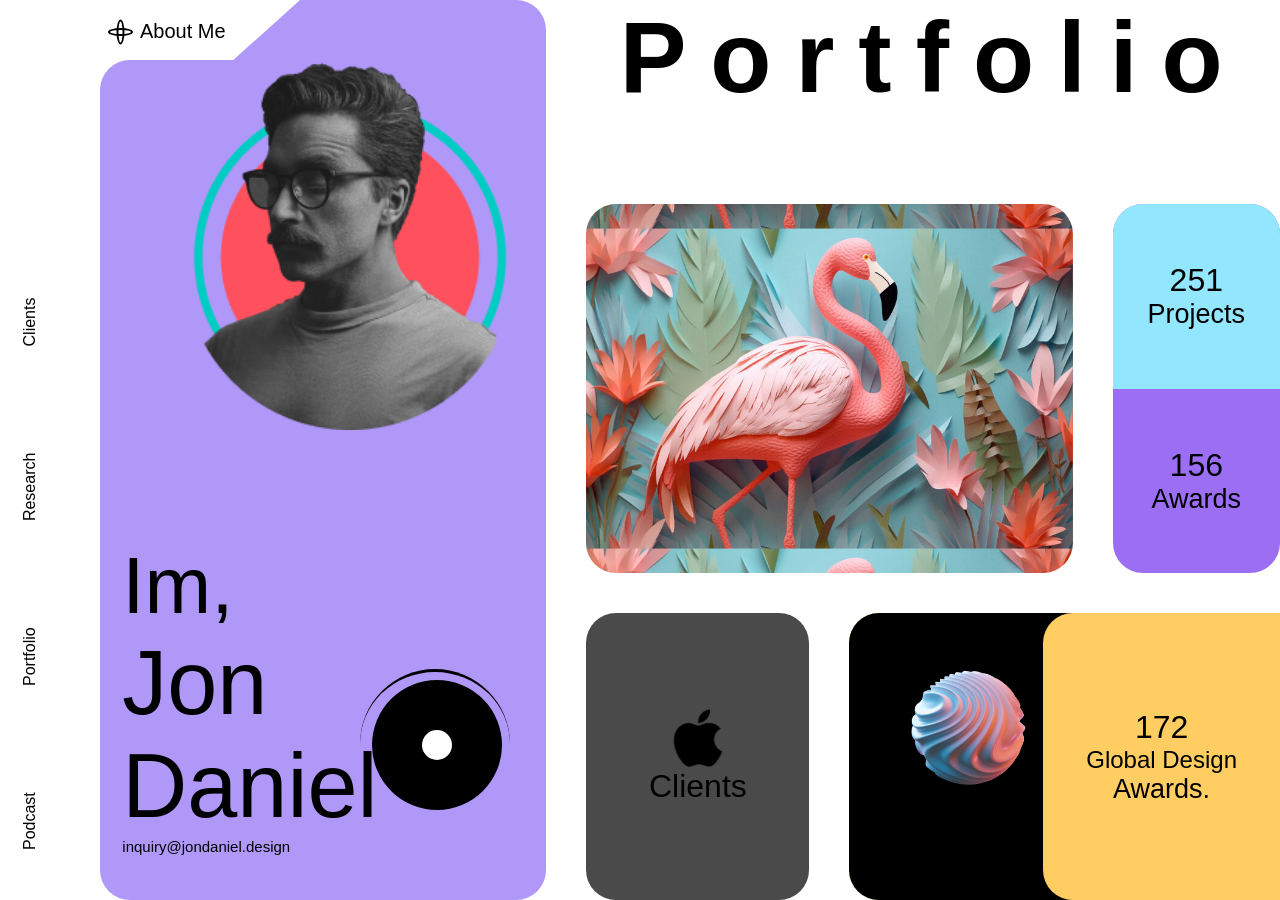
<file: css grid4/index.html>
<!doctype html>
<html lang="en">
  <head>
    <meta charset="UTF-8" />
    <meta name="viewport" content="width=device-width, initial-scale=1.0" />
    <title>CSS grid Assignment4</title>
    <link rel="stylesheet" href="style.css" />
  </head>
  <body>
    <main>
      <div id="main-grid">
        <nav>
          <div class="nav-container">
            <a href="">Podcast</a>
            <a href="">Portfolio</a>
            <a href="">Research</a>
            <a href="">Clients</a>
          </div>
        </nav>
        <div id="left">
          <div id="about-me-container">
            <div id="design-container">
              <div id="design-1"></div>
              <div id="design-2"></div>
            </div>
            <p id="about-me-text">About Me</p>
          </div>
          <div id="left-cut-top"></div>
          <div id="left-cut-bottom"></div>
          <div id="photo-bottom-text">
            <p id="text-a">Im,</p>
            <p id="text-b">Jon</p>
            <p id="text-c">Daniel</p>
            <p id="text-d">inquiry@jondaniel.design</p>
          </div>
          <div id="photo-circle">
            <div id="photo-circle2"></div>
          </div>
          <div id="photo-outer-circle"></div>
          <div id="photo-container">
            <!-- <div id="photo-gredient"></div>
            <div id="photo-gredient-circle"></div> -->
            <img src="./resources/daniel.png" alt="daniel image" />
          </div>
        </div>
        <div id="portfolio"><p>Portfolio</p></div>
        <div id="center"></div>
        <div id="bottom-left">
          <div id="clients-container">
            <img src="./resources/applelogo.png" alt="apple logo" />
            <p>Clients</p>
          </div>
        </div>
        <div id="bottom-right">
          <div id="globe-container">
            <img src="./resources/globe.png" alt="globe image" />
          </div>
          <div id="global-design-container">
            <p id="text172">172</p>
            <p id="global-design-text">Global Design</p>
            <p id="awards-text">Awards.</p>
          </div>
        </div>
        <div id="right">
          <div id="right-top-text">
            <p id="text172">251</p>
            <p id="awards-text">Projects</p>
          </div>
          <div id="right-bottom-text">
            <p id="text172">156</p>
            <p id="awards-text">Awards</p>
          </div>
        </div>
      </div>
    </main>
  </body>
</html>
</file>
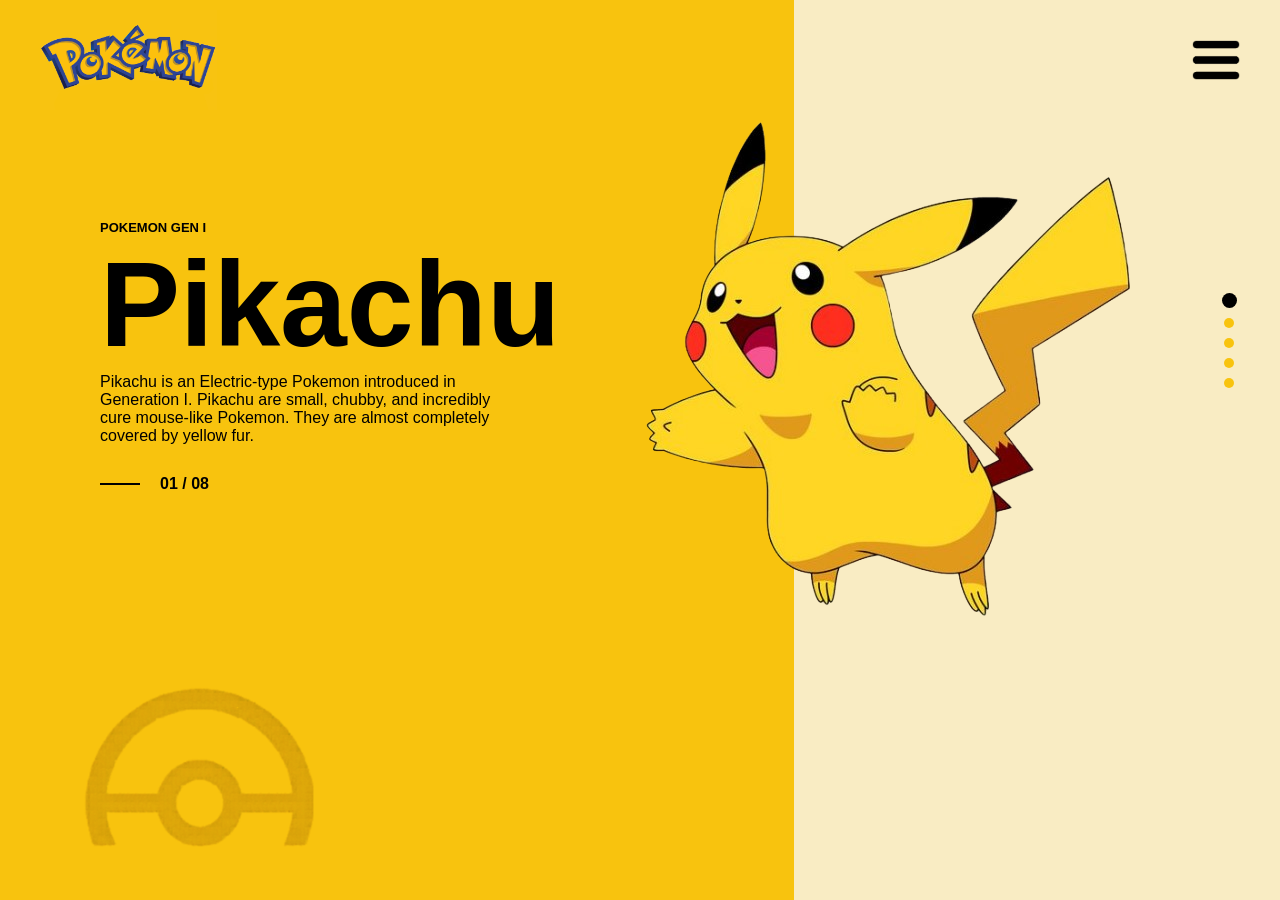
<file: csspositionsassignment/index.html>
<!doctype html>
<html lang="en">
  <head>
    <meta charset="UTF-8" />
    <meta name="viewport" content="width=device-width, initial-scale=1.0" />
    <title>CSS Positions | Pikachu</title>
    <link rel="stylesheet" href="./styles.css" />
  </head>
  <body>
    <nav>
      <div class="navbar">
        <img
          src="./resources/pokemonlogo.png"
          alt="pokemon logo"
          class="pokemon-logo"
        />
        <img
          src="./resources/hamburgericon.png"
          alt="hamburger menu image"
          class="hamburger-icon"
        />
      </div>
    </nav>
    <main>
      <div class="main-container">
        <div class="text-container">
          <h3>POKEMON GEN I</h3>
          <h1>Pikachu</h1>
          <p>
            Pikachu is an Electric-type Pokemon introduced in Generation I.
            Pikachu are small, chubby, and incredibly cure mouse-like Pokemon.
            They are almost completely covered by yellow fur.
          </p>
          <div class="page-number">
            <div class="dash-line"></div>
            <b>01 / 08</b>
          </div>
        </div>
        <img
          src="./resources/pikachunobg.png"
          alt="pikachu image"
          class="pikachu-image"
        />
        <div class="page-dots">
          <div class="black-dot"></div>
          <div class="yellow-dot"></div>
          <div class="yellow-dot"></div>
          <div class="yellow-dot"></div>
          <div class="yellow-dot"></div>
        </div>
      </div>
      <img
        src="./resources/pokemonball.png"
        alt="pokemon ball"
        class="pokemon-ball"
      />
    </main>
  </body>
</html>
</file>
<file: css grid4/style.css>
* {
  margin: 0;
  padding: 0;
  box-sizing: border-box;
}

body,
html {
  width: 100%;
  height: 100%;
}

/* nav {
  font-family: "Courier New", Courier, monospace;
  transform: rotate(90deg);
  transform-origin: top left;
  background-color: gray;
  width: 100vh;
  height: 60px;
  position: fixed;
  top: 0;
  left: 60px;
  z-index: 1000;
} */

nav {
  font-family: Verdana, Geneva, Tahoma, sans-serif;
  transform: rotate(270deg);
  transform-origin: top left;
  /* background-color: gray; */
  width: 100vh;
  height: 60px;
  /* position: fixed; */
  position: relative;
  bottom: -100vh;
  left: 0;
  z-index: 1000;
  padding-left: 50px;
}

.nav-container {
  display: flex;
  justify-content: space-between;
  width: 65%;
  height: 100%;
  align-items: center;
}

.nav-container a {
  text-decoration: none;
  color: black;
}

#main-grid {
  width: calc(100vw);
  height: 100vh;
  display: grid;
  grid-template-areas:
    "nav left-cell portfolio portfolio portfolio"
    "nav left-cell center-cell center-cell right-cell"
    "nav left-cell bottom-left bottom-right bottom-right";
  grid-template-columns: 60px 2fr 1fr 1fr 0.75fr;
  grid-template-rows: 2fr 4.5fr 3.5fr;
  gap: 40px;
}

nav {
  grid-area: nav;
}

#left {
  grid-area: left-cell;
  /* background-color: #b098f9; */
  border-radius: 30px;
  position: relative;
}

#left-cut-top {
  clip-path: polygon(200px 0%, 140% 0%, 150% 150%, 0% 150%, 0% 180px);
  background-color: #b098f9;
  position: absolute;
  width: 100%;
  height: 300px;
  top: 0;
  z-index: 0;
  border-top-right-radius: 30px;
}

#left-cut-bottom {
  background-color: #b098f9;
  position: absolute;
  width: 100%;
  height: calc(100% - 60px);
  top: 60px;
  z-index: 0;
  border-radius: 30px;
}

#portfolio {
  grid-area: portfolio;
  width: 100%;
}

#center {
  grid-area: center-cell;
  border-radius: 30px;
  background-image: url(./resources/crane.jpg);
  background-size: contain;
  background-position: center;
}

#bottom-left {
  grid-area: bottom-left;
  background-color: #4a4a4a;
  border-radius: 30px;
  display: flex;
  justify-content: center;
  align-items: center;
}

#bottom-right {
  grid-area: bottom-right;
  background-color: #daea61;
  border-radius: 30px;
  position: relative;
}

#right {
  grid-area: right-cell;
  background-color: #9b6ef4;
  border-radius: 30px;
}

#portfolio p {
  font-size: 100px;
  font-weight: 700;
  font-family: "Segoe UI", Tahoma, Geneva, Verdana, sans-serif;
  letter-spacing: 1.5rem;
  width: 100%;
  text-align: center;
  white-space: nowrap;
}

#bottom-left img {
  height: 60px;
}

#bottom-left p {
  font-family: "Gill Sans", "Gill Sans MT", Calibri, "Trebuchet MS", sans-serif;
  font-size: 32px;
}

#clients-container {
  display: flex;
  align-items: center;
  flex-direction: column;
}

#bottom-right #globe-container {
  background-color: black;
  position: absolute;
  left: 0;
  height: 100%;
  width: 60%;
  border-top-left-radius: 30px;
  border-bottom-left-radius: 30px;
  display: flex;
}

#bottom-right #globe-container img {
  height: 130px;
  margin-left: 60px;
  margin-top: 50px;
}

#global-design-container {
  position: absolute;
  right: 0;
  width: 55%;
  background-color: #ffcd62;
  height: 100%;
  border-top-left-radius: 30px;
  border-bottom-left-radius: 30px;
  display: flex;
  flex-direction: column;
  justify-content: center;
  align-items: center;
}

#text172 {
  font-size: 32px;
  font-family: "Gill Sans", "Gill Sans MT", Calibri, "Trebuchet MS", sans-serif;
  font-style: bold;
}

#global-design-container #global-design-text {
  font-size: 24px;
  font-family: "Gill Sans", "Gill Sans MT", Calibri, "Trebuchet MS", sans-serif;
}

#awards-text {
  font-size: 27px;
  font-family: "Gill Sans", "Gill Sans MT", Calibri, "Trebuchet MS", sans-serif;
}

#right #right-top-text {
  height: 50%;
  width: 100%;
  border-top-left-radius: 30px;
  border-top-right-radius: 30px;
  background-color: #92e7ff;
  display: flex;
  flex-direction: column;
  justify-content: center;
  align-items: center;
}

#right #right-bottom-text {
  height: 50%;
  width: 100%;
  display: flex;
  flex-direction: column;
  justify-content: center;
  align-items: center;
}

#photo-container img {
  height: 370px;
  position: absolute;
  top: 60px;
  right: 30px;
}

#left #photo-bottom-text #text-a {
  font-size: 80px;
  font-weight: 200;
  font-family: "Gill Sans", "Gill Sans MT", Calibri, "Trebuchet MS", sans-serif;
}

#left #photo-bottom-text #text-b {
  font-size: 90px;
  font-weight: 500;
  font-family: "Gill Sans", "Gill Sans MT", Calibri, "Trebuchet MS", sans-serif;
}

#left #photo-bottom-text #text-c {
  font-size: 90px;
  font-weight: 500;
  font-family: "Gill Sans", "Gill Sans MT", Calibri, "Trebuchet MS", sans-serif;
}

#left #photo-bottom-text #text-d {
  font-size: 15px;
  font-weight: 300;
  font-family: "Gill Sans", "Gill Sans MT", Calibri, "Trebuchet MS", sans-serif;
}

#left #photo-bottom-text {
  position: absolute;
  bottom: 5%;
  left: 5%;
  display: flex;
  flex-direction: column;
  gap: -20px;
}

#left #photo-circle {
  width: 130px;
  height: 130px;
  background-color: black;
  border-radius: 50%;
  position: absolute;
  bottom: 10%;
  right: 10%;
  display: flex;
  align-items: center;
  justify-content: center;
}

#left #photo-circle2 {
  width: 30px;
  height: 30px;
  background-color: white;
  border-radius: 50%;
}

#left #photo-outer-circle {
  border-top: 3px solid rgb(0, 0, 0);
  width: 150px;
  height: 150px;
  border-radius: 50%;
  position: absolute;
  bottom: 9%;
  right: 8.1%;
}

#left #about-me-container {
  position: absolute;
  top: 10px;
  left: 10px;
  display: flex;
  gap: 20px;
}

#left #about-me-container #design-container #design-1 {
  width: 25px;
  height: 8px;
  border: 2px solid black;
  border-radius: 50%;
  position: absolute;
}
#left #about-me-container #design-container #design-2 {
  width: 25px;
  height: 8px;
  border: 2px solid black;
  border-radius: 50%;
  transform: rotate(90deg);
  position: absolute;
}

#left #about-me-container #design-container {
  display: flex;
  justify-content: center;
  align-items: center;
  position: relative;
}

#left #about-me-container {
  padding: 10px;
}

#left #about-me-container #about-me-text {
  font-family: "Gill Sans", "Gill Sans MT", Calibri, "Trebuchet MS", sans-serif;
  font-size: 20px;
}
</file>
<file: csspositionsassignment/styles.css>
* {
  margin: 0;
  padding: 0;
  box-sizing: border-box;
}

html,
body {
  width: 100%;
  height: 100%;
}

body {
  background: linear-gradient(90deg, #f8c30e 62%, #f9ecc3 38%);
  display: flex;
  flex-direction: column;
  height: 100vh;
}

.navbar {
  /* background-color: white; */
  display: flex;
  justify-content: space-between;
  align-items: center;
  padding: 10px;
  flex-shrink: 0;
}

.pokemon-logo {
  height: 100px;
  margin-left: 30px;
}

.hamburger-icon {
  height: 40px;
  margin-right: 30px;
}

.main-container {
  position: relative;
  flex-grow: 1;
  padding-left: 100px;
}

.pikachu-image {
  position: absolute;
  left: 50%;
}

.text-container {
  width: auto;
  display: flex;
  flex-direction: column;
  position: absolute;
  /* background-color: red; */
}

.page-number {
  display: flex;
  align-items: center;
  gap: 20px;
}

.dash-line {
  height: 2px;
  background-color: black;
  width: 40px;
}

h3 {
  font-family: "Segoe UI", Tahoma, Geneva, Verdana, sans-serif;
  font-weight: 700;
  font-size: small;
  margin-top: 100px;
}

h1 {
  font-family: "Segoe UI", Tahoma, Geneva, Verdana, sans-serif;
  font-weight: 700;
  font-size: 120px;
}

p {
  width: 400px;
  font-family: "Segoe UI", Tahoma, Geneva, Verdana, sans-serif;
  margin-bottom: 30px;
}

.page-number b {
  font-family: "Segoe UI", Tahoma, Geneva, Verdana, sans-serif;
}

.page-dots {
  margin-top: 120px;
  height: 200px;
  width: 50px;
  position: absolute;
  right: 2%;
  display: flex;
  flex-direction: column;
  align-items: center;
  justify-content: center;
  gap: 10px;
}

.black-dot {
  height: 15px;
  width: 15px;
  background-color: black;
  border-radius: 30px;
}

.yellow-dot {
  height: 10px;
  width: 10px;
  background-color: #f8c30e;
  border-radius: 30px;
}

.pokemon-ball {
  width: 250px;
  position: absolute;
  top: 76%;
  left: 5%;
}
</file>
